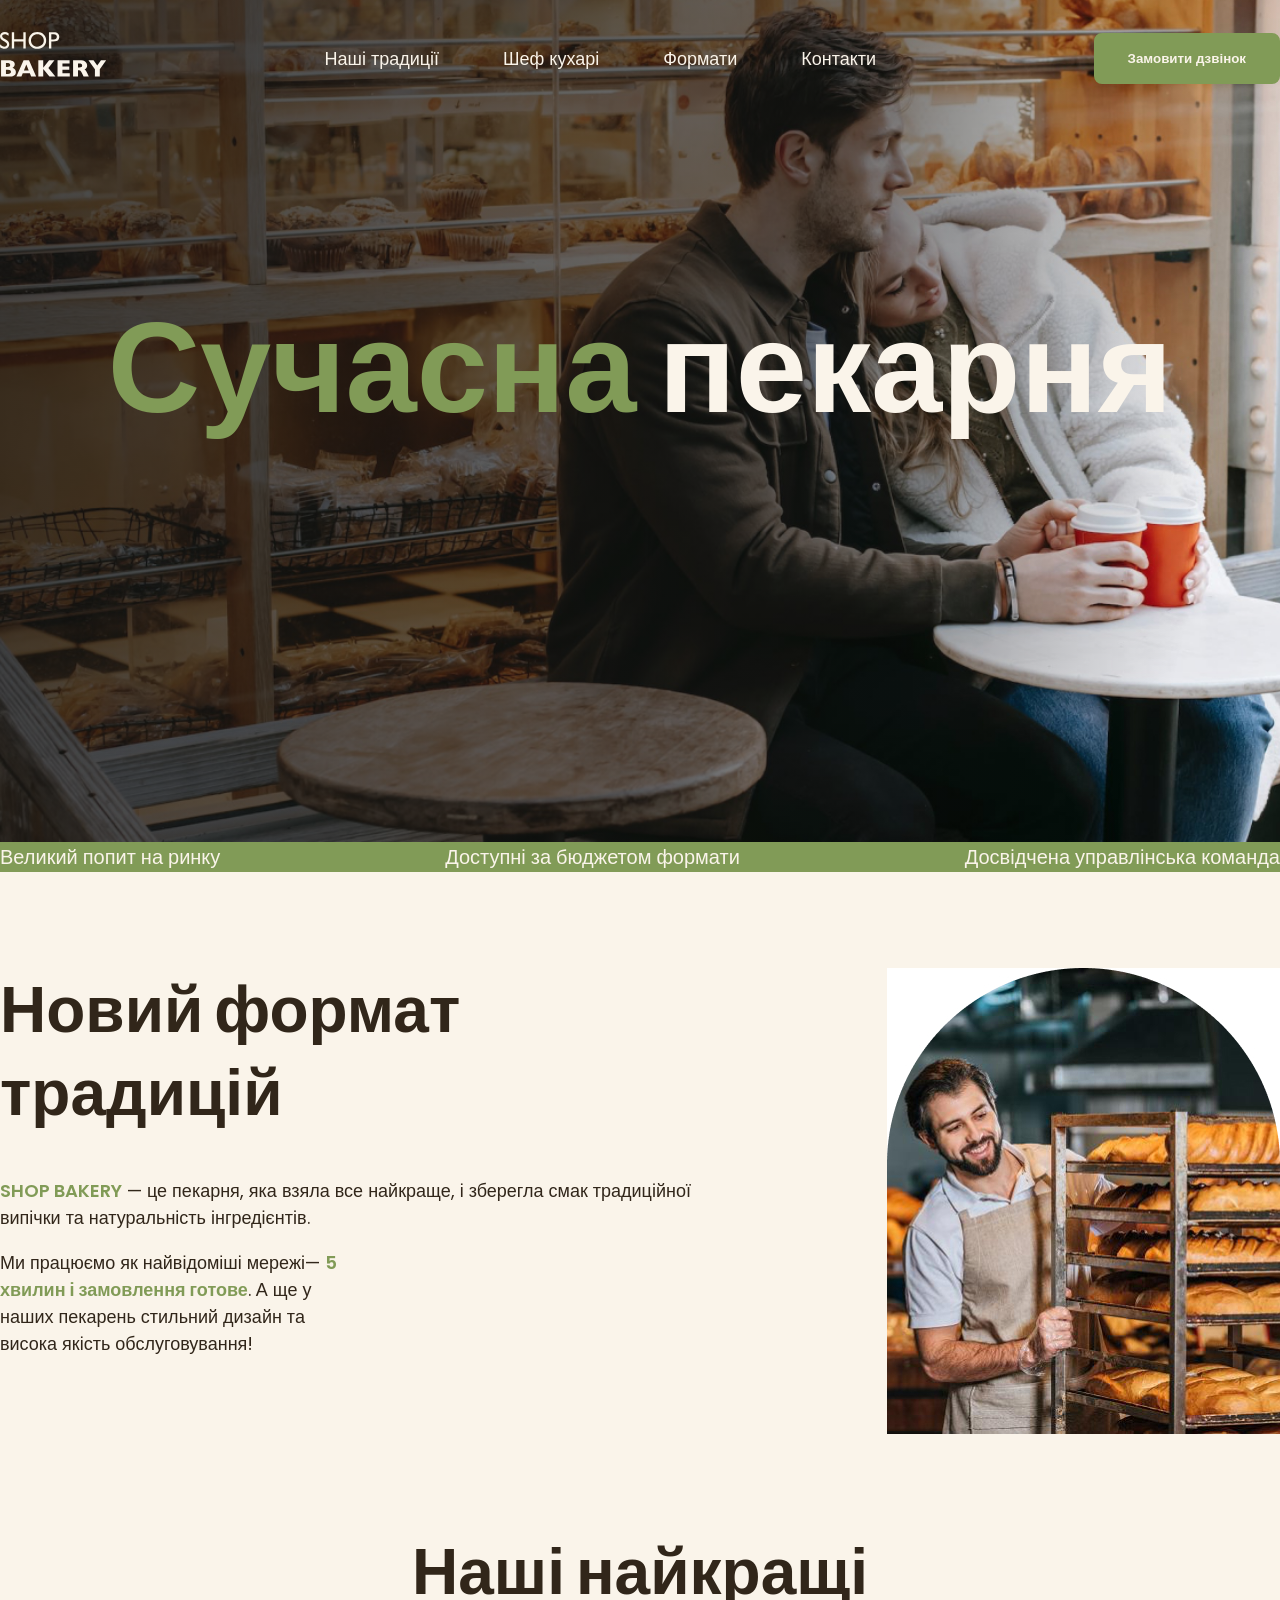
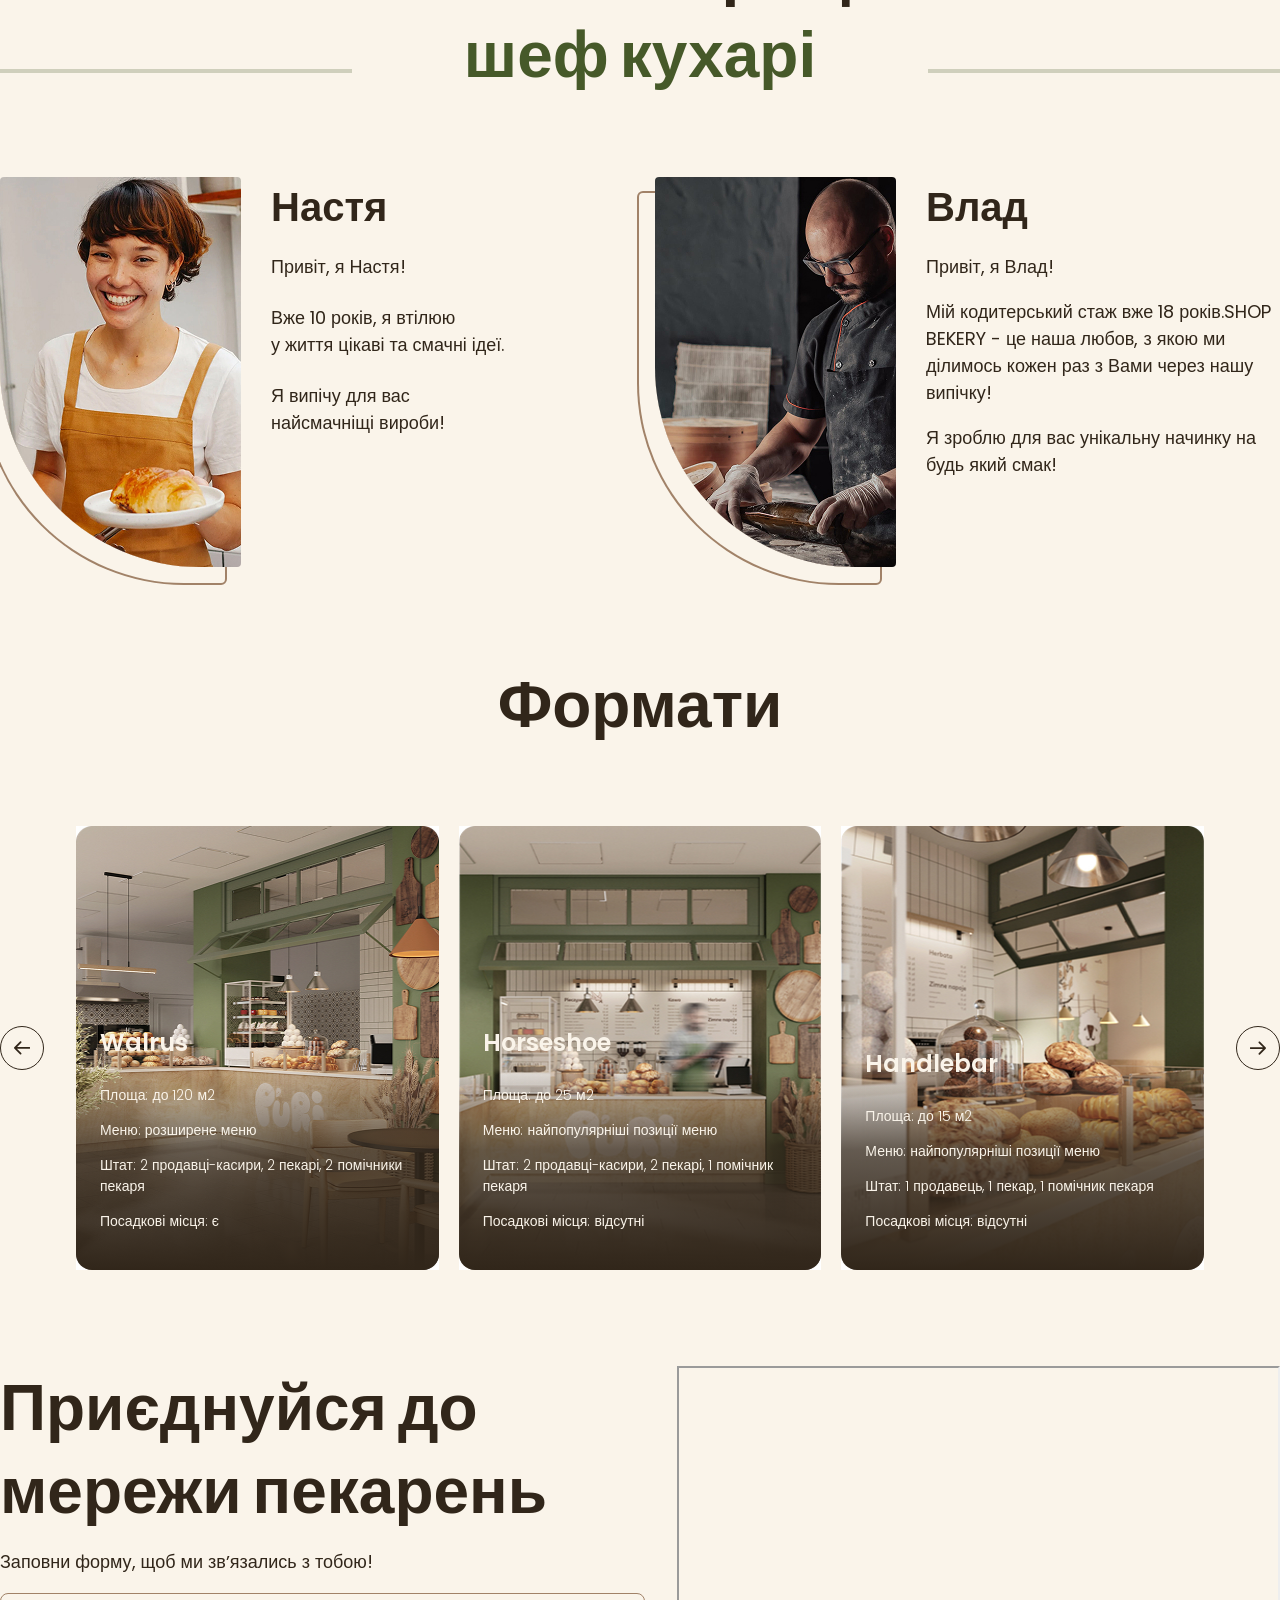
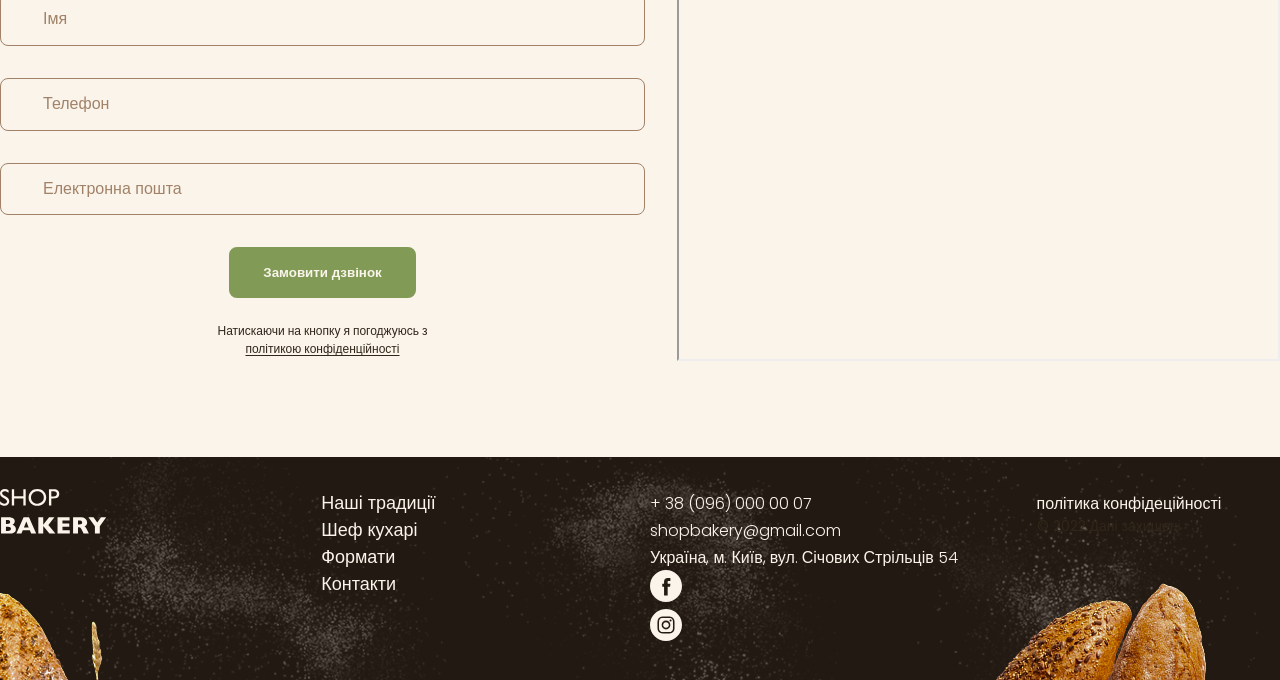
<file: index.html>
<!doctype html>
<html lang="uk">
  <head>
    <meta charset="UTF-8" />
    <meta name="viewport" content="width=device-width, initial-scale=1.0" />
    <title>Сучасна пекарня</title>
    <link rel="stylesheet" href="./css/mainmin.css" />
  </head>
  <body>
    <header class="header">
      <div class="container">
        <div class="header-container">
          <nav class="header-nav">
            <a href="/"
              ><img src="./images/logo.svg" alt="логотип сучасної пекарні" />
            </a>
            <ul class="header-menu">
              <li>
                <a class="link" href="#traditions-section">Наші традиції</a>
              </li>
              <li><a class="link" href="#chefs-section">Шеф кухарі</a></li>
              <li><a class="link" href="#formats-section">Формати</a></li>
              <li><a class="link" href="#contact-sections">Контакти</a></li>
            </ul>
          </nav>
          <button class="button modal-btn-open" type="button">
            Замовити дзвінок
          </button>
        </div>
      </div>
    </header>
    <main>
      <section class="hero-section">
        <div class="container">
          <h1 class="hero-title">
            <span class="accent">Сучасна</span> пекарня
          </h1>
        </div>
      </section>
      <section class="advantages-section">
        <div class="container">
          <h2 class="visually-hidden">Наші переваги</h2>
          <ul class="advantages-list">
            <li class="advantages-item">Великий попит на ринку</li>
            <li class="advantages-item">Доступні за бюджетом формати</li>
            <li class="advantages-item">Досвідчена управлінська команда</li>
          </ul>
        </div>
      </section>
      <section class="traditions-section section" id="traditions-section">
        <div class="container">
          <div class="traditions-container">
            <div class="traditions-content">
              <h2 class="tradition-title section-title">
                Новий формат традицій
              </h2>
              <p class="traditions-text">
                <span class="brand uppercase">shop bakery</span> — це пекарня,
                яка взяла все найкраще, і зберегла смак традиційної випічки та
                натуральність інгредієнтів.
              </p>
              <p class="traditions-text limited">
                Ми працюємо як найвідоміші мережі—
                <span class="brand">5 хвилин і замовлення готове</span>. А ще у
                наших пекарень стильний дизайн та висока якість обслуговування!
              </p>
            </div>
            <img
              src="./images/man-baker.jpg"
              alt="Чоловік пекар дивиться на батони із посмішкою"
            />
          </div>
        </div>
      </section>
      <section class="section" id="chefs-section">
        <div class="container">
          <h2 class="chefs-title section-title centered">
            Наші найкращі <br />
            <span class="accent">шеф кухарі</span>
          </h2>
          <ul class="chefs-list">
            <li class="chefs-item">
              <article class="chef-card">
                <img
                  class="chef-photo"
                  src="./images/nastya-chef.jpg"
                  alt="nastya chef"
                />
                <div>
                  <h3 class="chef-title">Настя</h3>
                  <div class="chef-text">
                    <p>Привіт, я Настя!</p>
                    <p>
                      Вже 10 років, я втілюю <br />
                      у життя цікаві та смачні ідеї.
                    </p>
                    <p>
                      Я випічу для вас <br />
                      найсмачніщі вироби!
                    </p>
                  </div>
                </div>
              </article>
            </li>
            <li class="chefs-item">
              <article class="chef-card">
                <img
                  class="chef-photo"
                  src="./images/vlad-chef.jpg"
                  alt="vlad chef"
                />
                <div>
                  <h3 class="chef-title">Влад</h3>
                  <p class="chef-text">Привіт, я Влад!</p>
                  <p class="chef-text">
                    Мій кодитерський стаж вже 18 років.SHOP BEKERY - це наша
                    любов, з якою ми ділимось кожен раз з Вами через нашу
                    випічку!
                  </p>
                  <p class="chef-text">
                    Я зроблю для вас унікальну начинку на будь який смак!
                  </p>
                </div>
              </article>
            </li>
          </ul>
        </div>
      </section>
      <section class="section" id="formats-section">
        <div class="container">
          <h2 class="formats-title section-title centered">Формати</h2>
          <div class="formats-container">
            <button class="carousel-button" type="button">
              <svg width="16" height="16">
                <use href="./images/icons.svg#icon-Arrow"></use>
              </svg>
            </button>
            <ul class="formats-list">
              <li class="formats-item">
                <article class="format-card">
                  <img
                    class="format-image"
                    src="./images/walrus-formats.jpg"
                    alt="walrus-formats"
                  />
                  <h3 class="format-title" lang="uk">Walrus</h3>
                  <div class="format-text">
                    <p>Площа: до 120 м2</p>
                    <p>Меню: розширене меню</p>
                    <p>Штат: 2 продавці-касири, 2 пекарі, 2 помічники пекаря</p>
                    <p>Посадкові місця: є</p>
                  </div>
                </article>
              </li>
              <li class="formats-item">
                <article class="format-card">
                  <img
                    class="format-image"
                    src="./images/harseshoe-format.jpg"
                    alt="Horseshoe-formats"
                  />
                  <h3 class="format-title" lang="uk">Horseshoe</h3>
                  <div class="format-text">
                    <p>Площа: до 25 м2</p>
                    <p>Меню: найпопулярніші позиції меню</p>
                    <p>Штат: 2 продавці-касири, 2 пекарі, 1 помічник пекаря</p>
                    <p>Посадкові місця: відсутні</p>
                  </div>
                </article>
              </li>
              <li class="formats-item">
                <article class="format-card">
                  <img
                    class="format-image"
                    src="./images/handlebar-formats.jpg"
                    alt="handlebar-formats"
                  />
                  <h3 class="format-title" lang="uk">Handlebar</h3>
                  <div class="format-text">
                    <p>Площа: до 15 м2</p>
                    <p>Меню: найпопулярніші позиції меню</p>
                    <p>Штат: 1 продавець, 1 пекар, 1 помічник пекаря</p>
                    <p>Посадкові місця: відсутні</p>
                  </div>
                </article>
              </li>
            </ul>
            <button class="carousel-button next" type="button">
              <svg width="16" height="16">
                <use href="./images/icons.svg#icon-Arrow"></use>
              </svg>
            </button>
          </div>
        </div>
      </section>
      <section class="contact-sections section" id="contact-sections">
        <div class="container">
          <div class="contact-container">
            <div class="contact-form">
              <h2 class="contact-title section-title">
                Приєднуйся до мережи пекарень
              </h2>
              <p>Заповни форму, щоб ми звʼязались з тобою!</p>
              <form name="contact-form" autocomplete="on" novalidate>
                <div class="form-field">
                  <label class="form-label visually-hidden" for="user-name"
                    >Імя</label
                  >
                  <input
                    class="form-input"
                    type="text"
                    name="user-name"
                    id="user-name"
                    placeholder="Імя"
                  />
                </div>

                <div class="form-field">
                  <label class="form-label visually-hidden" for="user-tel"
                    >Телефон</label
                  >
                  <input
                    class="form-input"
                    type="tel"
                    name="uemailtel"
                    id="user-tel"
                    placeholder="Телефон"
                  />
                </div>

                <div class="form-field">
                  <label class="form-label visually-hidden" for="user-email"
                    >Електронна пошта</label
                  >
                  <input
                    class="form-input"
                    type="email"
                    name="user-email"
                    id="user-email"
                    placeholder="Електронна пошта"
                  />
                </div>

                <button class="form-button button" type="submit">
                  Замовити дзвінок
                </button>
                <p class="form-terms">
                  Натискаючи на кнопку я погоджуюсь з
                  <a class="form-terms-link" href="#"
                    >політикою конфіденційності</a
                  >
                </p>
              </form>
            </div>
            <iframe
              class="contact-map"
              src="https://www.google.com/maps/embed?pb=!1m18!1m12!1m3!1d2540.1636304352846!2d30.488698376351923!3d50.45667757159327!2m3!1f0!2f0!3f0!3m2!1i1024!2i768!4f13.1!3m3!1m2!1s0x40d4ce637c006b2d%3A0xaf86385f19996ff0!2z0YPQuy4g0KHQtdGH0LXQstGL0YUg0KHRgtGA0LXQu9GM0YbQvtCyLCA1NCwg0JrQuNC10LIsIDAyMDAw!5e0!3m2!1sru!2sua!4v1761946429660!5m2!1sru!2sua"
              width="603"
              height="595"
              allowfullscreen=""
              loading="lazy"
              referrerpolicy="no-referrer-when-downgrade"
            ></iframe>
          </div>
        </div>
      </section>
    </main>
    <footer class="footer">
      <div class="container">
        <div class="footer-container">
          <nav class="footer-nav">
            <div class="footer-logo">
              <a href="#">
                <img src="./images/logo.svg" alt="логотип сучасної пекарні" />
              </a>
            </div>
            <ul class="footer-menu">
              <li>
                <a class="link" href="#" target="_blank">Наші традиції</a>
              </li>
              <li><a class="link" href="#">Шеф кухарі</a></li>
              <li><a class="link" href="#">Формати</a></li>
              <li><a class="link" href="#">Контакти</a></li>
            </ul>
          </nav>
          <address class="footer-address">
            <ul class="address-list">
              <li>
                <a class="adress-link" href="tel:+38096000007"
                  >+ 38 (096) 000 00 07</a
                >
              </li>
              <li>
                <a class="adress-link" href="mailto:shopbakery@gmail.com"
                  >shopbakery@gmail.com
                </a>
              </li>
              <li>
                <a
                  class="adress-link"
                  href="https://maps.app.goo.gl/w4gWexXcZw3Mp9sc7"
                  target="_blank"
                  >Україна, м. Київ, вул. Січових Стрільців 54
                </a>
              </li>
              <li>
                <a href="#">
                  <svg class="adress-icon" width="32" height="32">
                    <use href="./images/icons.svg#icon-facebook"></use>
                  </svg>
                </a>
              </li>
              <li>
                <a href="#">
                  <svg class="adress-icon" width="32" height="32">
                    <use href="./images/icons.svg#icon-instagram"></use>
                  </svg>
                </a>
              </li>
            </ul>
            <div class="address-info">
              <a class="adress-link" href="#" target="_blank"
                >політика конфідеційності</a
              >
              <p class="adress-copyright">&copy; 2022 Дані захищені</p>
            </div>
          </address>
        </div>
      </div>
    </footer>
    <div class="backdrop is-hidden">
      <div class="modal">
        <button class="modal-btn-close" type="button">x</button>
        <h2>Замовити дзвінок</h2>
        <p>Залишіть заявку та наш спеціаліст зв'яжеться з Вами!</p>
        <form name="modal-form" autocomplete="off" autocomplete="">
          <div class="form-field">
            <label class="form-label visually-hidden" for="user-name"
              >Імя</label
            >
            <input
              class="form-input"
              type="text"
              name="user-name"
              id="user-name"
              placeholder="Імя"
              minlength="2"
              maxlength="20"
              required
            />
          </div>

          <div class="form-field">
            <label class="form-label visually-hidden" for="user-tel"
              >Телефон</label
            >
            <input
              class="form-input"
              type="tel"
              name="uemailtel"
              id="user-tel"
              placeholder="Телефон"
              pattern="^\+[0-9]{12}"
            />
          </div>

          <div class="form-field">
            <label class="form-label visually-hidden" for="user-email"
              >Електронна пошта</label
            >
            <input
              class="form-input"
              type="email"
              name="user-email"
              id="user-email"
              placeholder="Електронна пошта"
            />
          </div>

          <!-- <div class="checkbox">
            <input
              class="checkbox-input visually-hidden"
              type="checkbox"
              id="terms-conditions"
              name="terms-conditions"
            />
            <label class="checkbox-label" for="terms-conditions">
              Я точно погоджуюся з політикою конфіденційності
            </label>
          </div> -->

          <button class="form-button button" type="submit">
            Замовити дзвінок
          </button>
          <p class="form-terms">
            Натискаючи на кнопку я погоджуюсь з
            <a class="form-terms-link" href="#">політикою конфіденційності</a>
          </p>
        </form>
      </div>
    </div>
    <script src="./js/modal.js"></script>
  </body>
</html>
</file>
<file: css/mainmin.css>
@font-face{font-display:swap;font-family:"Poppins";font-weight:300;src:url("../fonts/poppins-v24-latin-300.woff2") format("woff2")}@font-face{font-display:swap;font-family:"Poppins";font-weight:400;src:url("../fonts/poppins-v24-latin-regular.woff2") format("woff2")}@font-face{font-display:swap;font-family:"Poppins";font-weight:600;src:url("../fonts/poppins-v24-latin-600.woff2") format("woff2")}@font-face{font-display:swap;font-family:"Poppins";font-weight:900;src:url("../fonts/poppins-v24-latin-900.woff2") format("woff2")}:root{--color-primary-dark: #31261a;--color-primary-light: #faf4ea;--color-secondary-dark: #a18268;--color-brand-normal: #819b57;--color-brand-dark: #465929;--color-brand-light: #cfcfbc}.visually-hidden{position:absolute;left:-10000px;top:auto;width:1px;height:1px;overflow:hidden}*,*::before,*::after{-webkit-box-sizing:border-box;box-sizing:border-box}body{color:var(--color-primary-dark);background-color:var(--color-primary-light);font-family:"Poppins",sans-serif;font-size:18px;font-weight:400;line-height:1.5;margin:0}h1,h2,h3,h4,h5,h6,p{margin-top:0}a{display:inline-block}address{font-style:normal}ul{margin:0;padding:0;list-style-type:none}.container{width:100%;max-width:1288px;margin:0 auto}.section{padding:48px 0}.header{position:absolute;top:0;left:0;width:100%;padding-top:32px}.header-container{display:-webkit-box;display:-ms-flexbox;display:flex;-webkit-box-align:center;-ms-flex-align:center;align-items:center;gap:40px}.header-nav{display:-webkit-box;display:-ms-flexbox;display:flex;-webkit-box-align:center;-ms-flex-align:center;align-items:center;-webkit-box-flex:1;-ms-flex-positive:1;flex-grow:1;gap:40px}.header-menu{display:-webkit-box;display:-ms-flexbox;display:flex;gap:64px;-webkit-box-flex:1;-ms-flex-positive:1;flex-grow:1;-webkit-box-pack:center;-ms-flex-pack:center;justify-content:center}.hero-section{padding:272px 0px;background-image:linear-gradient(102.76deg, rgba(18, 18, 17, 0.78) 2.03%, rgba(18, 18, 17, 0.6) 58.46%, rgba(18, 18, 17, 0) 90.36%),url("../images/couple-in-bakery.jpg");background-repeat:no-repeat;background-position:center;background-size:cover}.hero-title{color:var(--color-primary-light);text-align:center;font-size:128px;font-weight:900}.hero-title .accent{color:var(--color-brand-normal)}.advantages-section{background-color:var(--color-brand-normal)}.advantages-list{display:-webkit-box;display:-ms-flexbox;display:flex;-webkit-box-pack:justify;-ms-flex-pack:justify;justify-content:space-between;gap:40px}.advantages-item{font-size:20px;font-weight:300;color:var(--color-primary-light)}.section-title{font-size:64px;font-weight:900;line-height:1.3}.section-title.centered{text-align:center}.section-title .accent{color:var(--color-brand-dark)}.traditions-section{padding-top:96px}.traditions-container{display:-webkit-box;display:-ms-flexbox;display:flex;-webkit-box-pack:justify;-ms-flex-pack:justify;justify-content:space-between;gap:40px}.traditions-content{max-width:710px}.tradition-title{margin-bottom:42px}.traditions-text .brand{color:var(--color-brand-normal);font-weight:600}.traditions-text .uppercase{color:var(--color-brand-normal);text-transform:uppercase}.traditions-text.limited{max-width:340px}.chefs-title{position:relative;margin:0 auto 80px}.chefs-title::before,.chefs-title::after{position:absolute;bottom:24px;width:352px;border:2px solid var(--color-brand-light);content:""}.chefs-title::before{left:0}.chefs-title::after{right:0}.chefs-list{display:-webkit-box;display:-ms-flexbox;display:flex;-ms-flex-wrap:wrap;flex-wrap:wrap;gap:40px 30px}.chefs-item{-ms-flex-preferred-size:calc((100% - 30px)/2);flex-basis:calc((100% - 30px)/2)}.formats-container{display:-webkit-box;display:-ms-flexbox;display:flex;-webkit-box-align:center;-ms-flex-align:center;align-items:center;gap:32px}.formats-title{margin-bottom:80px}.formats-list{display:-webkit-box;display:-ms-flexbox;display:flex;-ms-flex-wrap:wrap;flex-wrap:wrap;gap:20px}.formats-item{-ms-flex-preferred-size:calc((100% - 40px)/3);flex-basis:calc((100% - 40px)/3)}.contact-sections{padding-bottom:96px}.contact-container{display:-webkit-box;display:-ms-flexbox;display:flex;gap:32px}.contact-title{margin-bottom:16px}.contact-map{-ms-flex-negative:0;flex-shrink:0}.footer{padding:32px 0;position:relative;background-image:url("../images/footer-bcg.png");background-color:var(--color-primary-dark);background-repeat:no-repeat;background-size:cover;background-position:center}.footer::after,.footer::before{position:absolute;background-repeat:no-repeat;bottom:0;content:""}.footer::after{width:180px;height:120px;background-image:url("../images/decor-bread-small.png")}.footer::before{width:380px;height:180px;right:0;background-image:url("../images/decor-bread-large.png")}.footer-container{display:-webkit-box;display:-ms-flexbox;display:flex;gap:20px}.footer-nav,.footer-address{display:-webkit-box;display:-ms-flexbox;display:flex;-ms-flex-preferred-size:50%;flex-basis:50%;gap:20px}.footer-logo,.footer-menu{-webkit-box-flex:1;-ms-flex-positive:1;flex-grow:1}.address-list,.address-info{-webkit-box-flex:1;-ms-flex-positive:1;flex-grow:1}.adress-link{color:var(--color-primary-light);font-size:16px;font-weight:300;text-decoration:none}.adress-link:hover{color:var(--color-brand-normal)}.adress-icon{fill:var(--color-primary-light)}.adress-icon:hover{fill:var(--color-brand-normal)}.adress-copyright{font-size:14px}.backdrop{position:fixed;top:0;bottom:0;left:0;right:0;display:-webkit-box;display:-ms-flexbox;display:flex;-webkit-box-align:center;-ms-flex-align:center;align-items:center;-webkit-box-pack:center;-ms-flex-pack:center;justify-content:center;background-color:rgba(0,0,0,.5);padding:20px 0;-webkit-transition:opacity .3s,visibility .3s;transition:opacity .3s,visibility .3s}.modal{position:relative;width:100%;max-width:880px;height:100%;max-height:880px;padding:128px;background-color:var(--color-primary-light);border-radius:32px;overflow-y:auto}.backdrop.is-hidden{opacity:0;visibility:hidden;pointer-events:none}.modal-btn-close{position:absolute;top:40px;right:40px}.form-field{position:relative;margin-bottom:32px}.form-label{position:absolute;top:16px;left:42px}.form-input{padding:16px 42px;width:100%;border:1px solid var(--color-secondary-dark);font-size:16px;line-height:1.17;border-radius:8px;background-color:rgba(0,0,0,0)}.form-input:focus{border-color:color var(--color-brand-normal);outline:none}.form-input:disabled{border-color:#d3d3d3}.form-input:disabled::-webkit-input-placeholder{color:#d3d3d3}.form-input:disabled::-moz-placeholder{color:#d3d3d3}.form-input:disabled:-ms-input-placeholder{color:#d3d3d3}.form-input:disabled::-ms-input-placeholder{color:#d3d3d3}.form-input:disabled::placeholder{color:#d3d3d3}.form-input::-webkit-input-placeholder{color:var(--color-secondary-dark);font-size:16px;line-height:1.17}.form-input::-moz-placeholder{color:var(--color-secondary-dark);font-size:16px;line-height:1.17}.form-input:-ms-input-placeholder{color:var(--color-secondary-dark);font-size:16px;line-height:1.17}.form-input::-ms-input-placeholder{color:var(--color-secondary-dark);font-size:16px;line-height:1.17}.form-input::placeholder{color:var(--color-secondary-dark);font-size:16px;line-height:1.17}.form-input:focus::-webkit-input-placeholder{color:var(--color-primary-dark)}.form-input:focus::-moz-placeholder{color:var(--color-primary-dark)}.form-input:focus:-ms-input-placeholder{color:var(--color-primary-dark)}.form-input:focus::-ms-input-placeholder{color:var(--color-primary-dark)}.form-input:focus::placeholder{color:var(--color-primary-dark)}.form-button{display:block;margin:0 auto 24px}.form-terms{margin:0 auto;max-width:220px;font-size:12px;line-height:1.5;font-weight:500;text-align:center}.form-terms-link{color:var(--color-primary-dark);text-underline-offset:2px}.button{padding:16px 32px;color:var(--color-primary-light);font-weight:600;background-color:var(--color-brand-normal);border:2px solid var(--color-brand-normal);border-radius:8px;cursor:pointer}.button:hover{color:var(--color-brand-dark);background-color:rgba(0,0,0,0)}.link{color:var(--color-primary-light);text-decoration:none;-webkit-transition:color .3s;transition:color .3s}.link:hover{color:var(--color-brand-normal)}.carousel-button{width:44px;height:44px;padding:0;fill:var(--color-primary-dark);display:-webkit-box;display:-ms-flexbox;display:flex;-webkit-box-align:center;-ms-flex-align:center;align-items:center;-webkit-box-pack:center;-ms-flex-pack:center;justify-content:center;-ms-flex-negative:0;flex-shrink:0;background-color:rgba(0,0,0,0);border:1px solid var(--color-primary-dark);border-radius:50%;cursor:pointer}.carousel-button:hover{background-color:var(--color-primary-dark);fill:var(--color-primary-light)}.carousel-button.next{-webkit-transform:rotate(180deg);transform:rotate(180deg)}.chef-card{display:-webkit-box;display:-ms-flexbox;display:flex;gap:30px}.chef-photo{border-radius:4px 4px 4px 200px;-webkit-box-shadow:-16px 16px 0 0 var(--color-primary-light),-16px 16px 0 2px var(--color-secondary-dark);box-shadow:-16px 16px 0 0 var(--color-primary-light),-16px 16px 0 2px var(--color-secondary-dark)}.chef-title{margin-bottom:16px;font-size:40px;font-weight:600}.chef-text p{margin-bottom:24px}.chef-text p:last-child{margin-bottom:0}.format-card{position:relative;display:-webkit-box;display:-ms-flexbox;display:flex;-webkit-box-orient:vertical;-webkit-box-direction:normal;-ms-flex-direction:column;flex-direction:column;-webkit-box-pack:end;-ms-flex-pack:end;justify-content:flex-end;height:444px;padding:24px;border-radius:16px;background-image:-webkit-gradient(linear, left top, left bottom, color-stop(55.21%, rgba(49, 38, 26, 0)), color-stop(72.92%, rgba(49, 38, 26, 0.71)), to(var(--color-primary-dark)));background-image:linear-gradient(180deg, rgba(49, 38, 26, 0) 55.21%, rgba(49, 38, 26, 0.71) 72.92%, var(--color-primary-dark) 100%);-webkit-transition:-webkit-transform .3s;transition:-webkit-transform .3s;transition:transform .3s;transition:transform .3s, -webkit-transform .3s}.format-card:hover{-webkit-transform:scale(1.05);transform:scale(1.05)}.format-image{position:absolute;inset:0;width:100%;height:100%;z-index:-1}.format-title{font-size:24px;font-weight:600;color:var(--color-primary-light)}.format-text{font-size:14px;font-weight:300;color:var(--color-primary-light)}/*# sourceMappingURL=mainmin.css.map */
</file>
